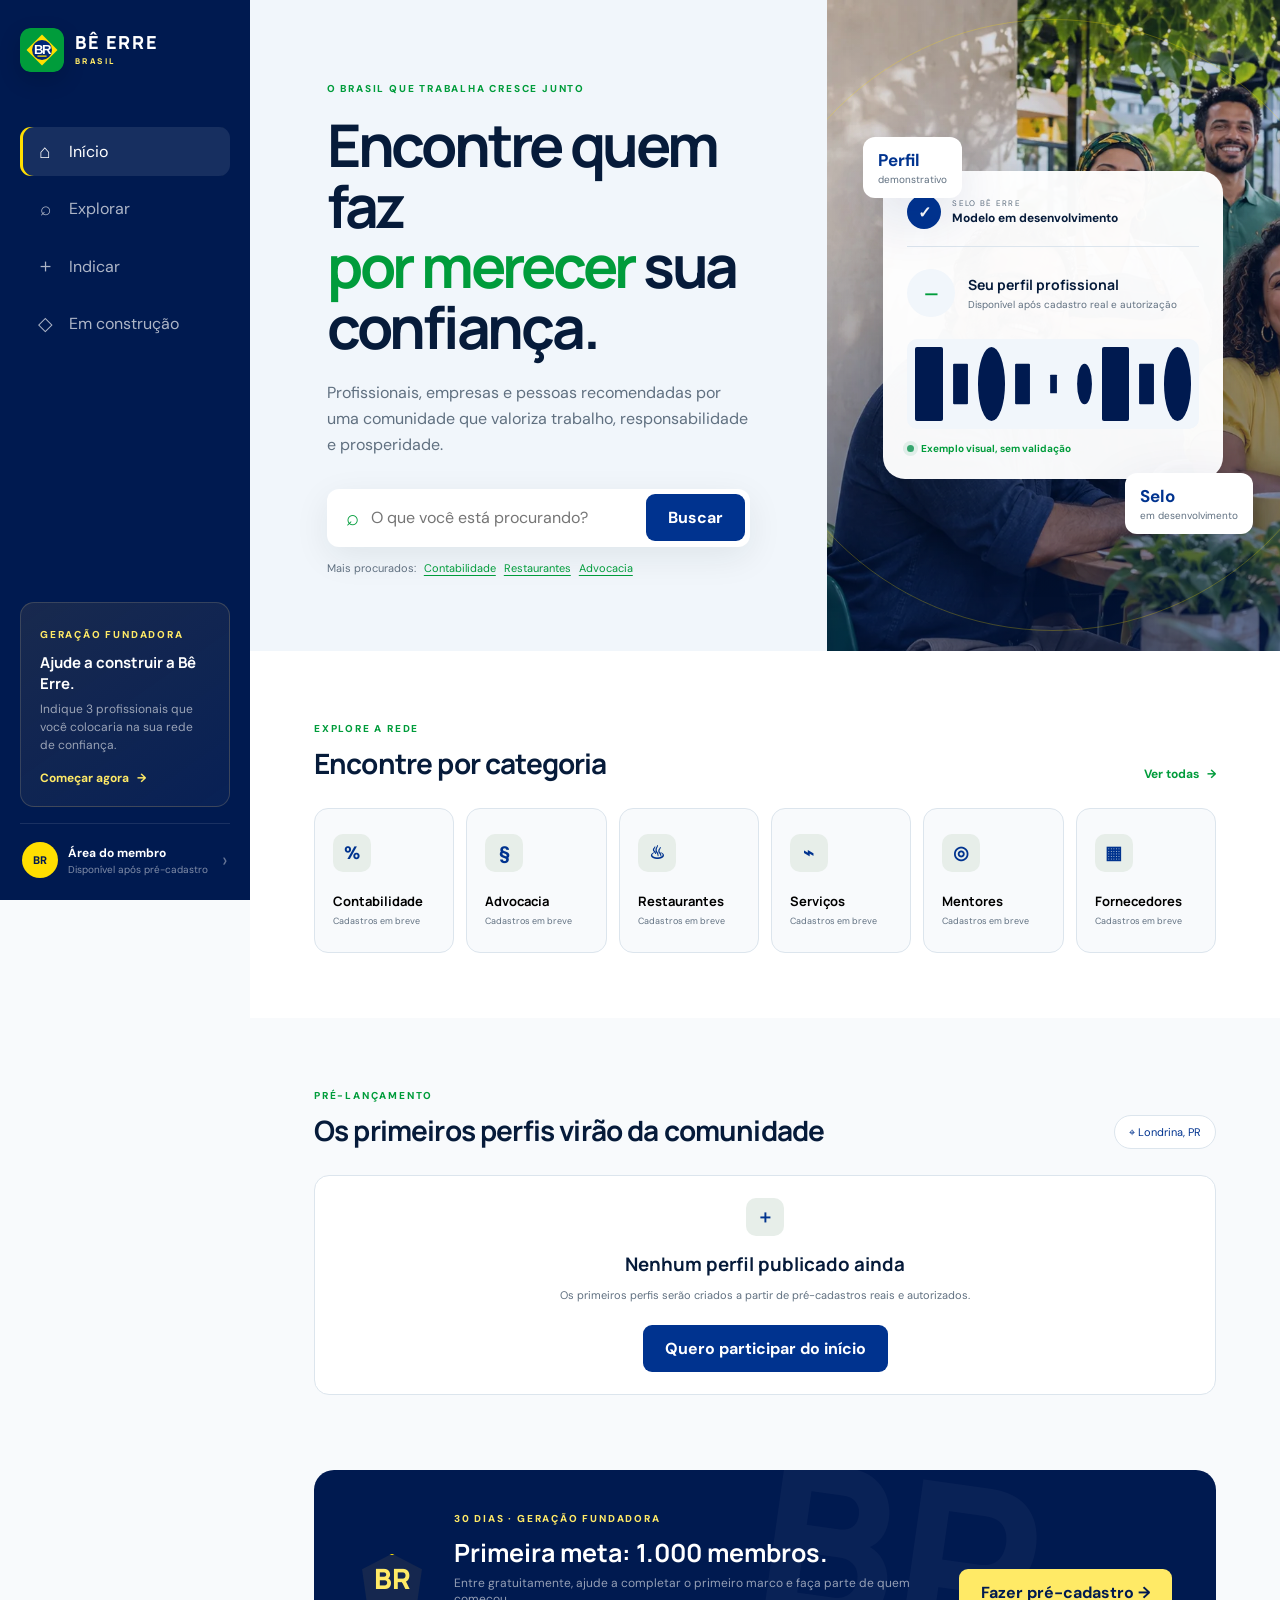
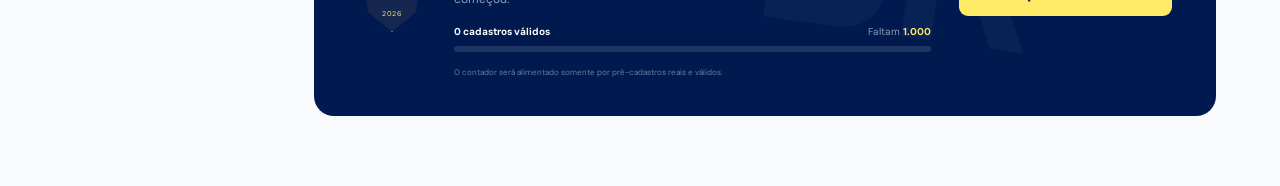
<file: index.html>
<!doctype html>
<html lang="pt-BR">
<head>
  <meta charset="UTF-8" />
  <meta name="viewport" content="width=device-width, initial-scale=1.0" />
  <meta name="theme-color" content="#002776" />
  <meta name="description" content="Bê Erre Brasil — encontre, indique e fortaleça profissionais e negócios brasileiros de confiança." />
  <meta property="og:title" content="Bê Erre Brasil — confiança que conecta" />
  <meta property="og:description" content="Uma rede brasileira de pessoas, profissionais e negócios recomendados pela comunidade." />
  <meta property="og:image" content="assets/social/instagram-perfil.png" />
  <link rel="icon" href="brand-kit/assets/icone-elo-brasil.svg" type="image/svg+xml" />
  <title>Bê Erre Brasil — Rede de confiança</title>
  <link rel="preconnect" href="https://fonts.googleapis.com">
  <link rel="preconnect" href="https://fonts.gstatic.com" crossorigin>
  <link href="https://fonts.googleapis.com/css2?family=DM+Sans:wght@400;500;600;700&family=Manrope:wght@600;700;800&display=swap" rel="stylesheet">
  <link rel="stylesheet" href="styles.css" />
</head>
<body>
  <div class="app-shell">
    <aside class="sidebar">
      <a class="brand" href="#" data-nav="inicio" aria-label="Bê Erre Brasil — início">
        <img class="brand-mark" src="brand-kit/assets/icone-elo-brasil.svg" alt="" aria-hidden="true" />
        <span class="brand-name">BÊ ERRE<small>BRASIL</small></span>
      </a>

      <nav class="side-nav" aria-label="Navegação principal">
        <button class="nav-item active" data-nav="inicio"><span class="icon">⌂</span>Início</button>
        <button class="nav-item" data-nav="explorar"><span class="icon">⌕</span>Explorar</button>
        <button class="nav-item" data-nav="indicar"><span class="icon">＋</span>Indicar</button>
        <button class="nav-item" data-nav="futuro"><span class="icon">◇</span>Em construção</button>
      </nav>

      <div class="sidebar-card">
        <span class="eyebrow gold">GERAÇÃO FUNDADORA</span>
        <strong>Ajude a construir a Bê Erre.</strong>
        <p>Indique 3 profissionais que você colocaria na sua rede de confiança.</p>
        <button class="text-button" data-open-preregister>Começar agora <span>→</span></button>
      </div>

      <button class="user-chip" data-nav="perfil">
        <span class="avatar avatar-small">BR</span>
        <span><strong>Área do membro</strong><small>Disponível após pré-cadastro</small></span>
        <span class="chevron">›</span>
      </button>
    </aside>

    <main class="main-content">
      <header class="mobile-header">
        <a class="brand compact" href="#" data-nav="inicio">
          <img class="brand-mark" src="brand-kit/assets/icone-elo-brasil.svg" alt="" aria-hidden="true" />
          <span class="brand-name">BÊ ERRE<small>BRASIL</small></span>
        </a>
        <button class="avatar avatar-small" data-nav="perfil" aria-label="Abrir área do membro">BR</button>
      </header>

      <section class="view active" id="view-inicio">
        <div class="hero">
          <div class="hero-copy">
            <span class="eyebrow">O BRASIL QUE TRABALHA CRESCE JUNTO</span>
            <h1>Encontre quem faz<br><em>por merecer</em> sua confiança.</h1>
            <p>Profissionais, empresas e pessoas recomendadas por uma comunidade que valoriza trabalho, responsabilidade e prosperidade.</p>
            <div class="search-box" role="search">
              <span class="search-icon">⌕</span>
              <input id="home-search" type="search" placeholder="O que você está procurando?" aria-label="Pesquisar profissionais e empresas" />
              <button id="home-search-button">Buscar</button>
            </div>
            <div class="quick-links">
              <span>Mais procurados:</span>
              <button data-query="Contabilidade">Contabilidade</button>
              <button data-query="Restaurantes">Restaurantes</button>
              <button data-query="Advocacia">Advocacia</button>
            </div>
          </div>
          <div class="hero-visual" aria-label="Demonstração do selo Bê Erre">
            <div class="seal-card floating">
              <div class="seal-top">
                <span class="verified-badge">✓</span>
                <span><small>SELO BÊ ERRE</small><strong>Modelo em desenvolvimento</strong></span>
              </div>
              <div class="seal-profile">
                <div class="avatar business">—</div>
                <div><strong>Seu perfil profissional</strong><span>Disponível após cadastro real e autorização</span></div>
              </div>
              <div class="qr-demo" aria-hidden="true">
                <span></span><span></span><span></span><span></span><span></span><span></span><span></span><span></span><span></span>
              </div>
              <div class="seal-status"><span class="status-dot"></span> Exemplo visual, sem validação</div>
            </div>
            <div class="trust-note note-one"><strong>Perfil</strong><span>demonstrativo</span></div>
            <div class="trust-note note-two"><strong>Selo</strong><span>em desenvolvimento</span></div>
          </div>
        </div>

        <div class="section-block categories-section">
          <div class="section-heading">
            <div><span class="eyebrow">EXPLORE A REDE</span><h2>Encontre por categoria</h2></div>
            <button class="link-button" data-nav="explorar">Ver todas <span>→</span></button>
          </div>
          <div class="category-grid">
            <button class="category-card" data-query="Contabilidade"><span class="category-icon">%</span><strong>Contabilidade</strong><small>Cadastros em breve</small></button>
            <button class="category-card" data-query="Advocacia"><span class="category-icon">§</span><strong>Advocacia</strong><small>Cadastros em breve</small></button>
            <button class="category-card" data-query="Restaurantes"><span class="category-icon">♨</span><strong>Restaurantes</strong><small>Cadastros em breve</small></button>
            <button class="category-card" data-query="Serviços"><span class="category-icon">⌁</span><strong>Serviços</strong><small>Cadastros em breve</small></button>
            <button class="category-card" data-query="Mentoria"><span class="category-icon">◎</span><strong>Mentores</strong><small>Cadastros em breve</small></button>
            <button class="category-card" data-query="Fornecedores"><span class="category-icon">▦</span><strong>Fornecedores</strong><small>Cadastros em breve</small></button>
          </div>
        </div>

        <div class="section-block">
          <div class="section-heading">
            <div><span class="eyebrow">PRÉ-LANÇAMENTO</span><h2>Os primeiros perfis virão da comunidade</h2></div>
            <button class="location-pill">⌖ Londrina, PR</button>
          </div>
          <div class="profile-row" id="featured-profiles"></div>
        </div>

        <div class="founder-banner">
          <div class="founder-emblem"><span>BR</span><small>2026</small></div>
          <div class="founder-copy"><span class="eyebrow gold">30 DIAS · GERAÇÃO FUNDADORA</span><h2>Primeira meta: 1.000 membros.</h2><p>Entre gratuitamente, ajude a completar o primeiro marco e faça parte de quem começou.</p><div class="milestone-progress"><div><strong><span id="member-count">0</span> cadastros válidos</strong><span>Faltam <b id="members-left">1.000</b></span></div><div class="milestone-track"><span id="member-progress" style="width:0%"></span></div><small>O contador será alimentado somente por pré-cadastros reais e válidos.</small></div></div>
          <button class="primary light" data-open-preregister>Fazer pré-cadastro <span>→</span></button>
        </div>
      </section>

      <section class="view" id="view-explorar">
        <div class="page-head">
          <div><span class="eyebrow">REDE BÊ ERRE</span><h1>Explore profissionais<br>e empresas.</h1></div>
          <p>Dados demonstrativos para visualização do protótipo.</p>
        </div>
        <div class="explore-toolbar">
          <label class="wide-search"><span>⌕</span><input id="explore-search" type="search" placeholder="Nome, categoria ou serviço" /></label>
          <select id="city-filter" aria-label="Filtrar cidade"><option value="">Todas as cidades</option><option>Londrina</option><option>Maringá</option><option>Curitiba</option><option>Nacional</option></select>
          <select id="mode-filter" aria-label="Filtrar atendimento"><option value="">Todo atendimento</option><option>Presencial</option><option>Online</option><option>Domiciliar</option><option>Entrega</option></select>
        </div>
        <div class="results-summary"><strong id="result-count">Nenhum perfil publicado</strong><span>Somente cadastros reais e autorizados aparecerão aqui</span></div>
        <div class="results-grid" id="results-grid"></div>
      </section>

      <section class="view" id="view-indicar">
        <div class="split-layout">
          <div class="referral-intro">
            <span class="eyebrow">CONSTRUA SUA COMUNIDADE</span>
            <h1>Quem você colocaria na sua <em>rede de confiança?</em></h1>
            <p>Indique profissionais e empresas que merecem ser encontrados. Se ainda não estiverem na Bê Erre, enviaremos um convite em seu nome.</p>
            <div class="progress-card">
              <div class="progress-copy"><strong>Sua meta fundadora</strong><span><b id="referral-count">0</b> de 3 indicações</span></div>
              <div class="progress-track"><span id="referral-progress" style="width:0%"></span></div>
            </div>
          </div>
          <form class="referral-form" id="referral-form">
            <span class="form-step">INDICAÇÃO 02</span>
            <h2>Indique alguém de confiança</h2>
            <p>A empresa só será publicada depois de aceitar o convite.</p>
            <label>Nome da pessoa ou empresa<input required name="name" placeholder="Nome da sua indicação" /></label>
            <label>Categoria<select required name="category"><option value="">Selecione uma categoria</option><option>Contabilidade</option><option>Advocacia</option><option>Restaurante</option><option>Prestador de serviço</option><option>Fornecedor</option><option>Influenciador</option><option>Mentor ou palestrante</option><option>Outro</option></select></label>
            <label>Cidade<input required name="city" placeholder="Cidade, UF" /></label>
            <label>WhatsApp ou Instagram <small>opcional</small><input name="contact" placeholder="Como podemos convidar?" /></label>
            <button class="primary full" type="submit">Enviar indicação <span>→</span></button>
            <small class="privacy-note">Ao enviar, você confirma que conhece ou teve uma boa experiência com a indicação.</small>
          </form>
        </div>
      </section>

      <section class="view" id="view-futuro">
        <div class="page-head roadmap-head">
          <div><span class="eyebrow">O QUE ESTAMOS CONSTRUINDO</span><h1>A Bê Erre cresce<br>com seus membros.</h1></div>
          <p>Vote no que geraria mais valor para você. Nenhuma data abaixo representa uma promessa de lançamento.</p>
        </div>
        <div class="roadmap-grid" id="roadmap-grid"></div>
      </section>

      <section class="view" id="view-perfil">
        <div class="member-profile">
          <div class="member-cover">
            <button class="ghost-back" data-nav="inicio">← Voltar</button>
            <div class="member-identity"><span class="avatar avatar-large">BR</span><div><span class="eyebrow gold">ÁREA DO MEMBRO</span><h1>Seu espaço na comunidade</h1><p>Disponível depois que o pré-cadastro real estiver funcionando.</p></div></div>
          </div>
          <div class="member-body">
            <div class="member-main">
              <div class="panel"><div class="panel-head"><h2>Perfil ainda não criado</h2><span class="status-badge">Pré-lançamento</span></div><p class="muted">Após o pré-cadastro, cada pessoa poderá completar seus dados gradualmente. Profissionais, empresas e fornecedores só serão publicados com autorização.</p></div>
              <div class="panel"><div class="panel-head"><h2>Minha Caderneta</h2></div><p class="muted">Esta área começará vazia e será preenchida apenas quando o membro salvar perfis reais.</p></div>
            </div>
            <aside class="member-side"><div class="digital-seal"><span class="eyebrow gold">SELO BÊ ERRE</span><div class="founder-emblem large"><span>BR</span><small>2026</small></div><h3>Ainda não emitido</h3><p>O selo será criado somente após definição e cumprimento dos critérios.</p><div class="seal-code">AGUARDANDO VALIDAÇÃO</div><button class="primary full" id="verify-my-seal">Entender a validação</button></div></aside>
          </div>
        </div>
      </section>
    </main>

    <nav class="bottom-nav" aria-label="Navegação móvel">
      <button class="active" data-nav="inicio"><span>⌂</span>Início</button>
      <button data-nav="explorar"><span>⌕</span>Explorar</button>
      <button class="add-button" data-nav="indicar"><span>＋</span>Indicar</button>
      <button data-nav="futuro"><span>◇</span>Futuro</button>
      <button data-nav="perfil"><span>○</span>Perfil</button>
    </nav>
  </div>

  <dialog id="profile-modal" class="modal">
    <button class="modal-close" data-close aria-label="Fechar">×</button>
    <div id="modal-content"></div>
  </dialog>

  <dialog id="message-modal" class="modal message-modal">
    <button class="modal-close" data-close aria-label="Fechar">×</button>
    <div class="success-icon">✓</div>
    <h2 id="message-title">Tudo certo!</h2>
    <p id="message-copy"></p>
    <button class="primary full" data-close>Continuar</button>
  </dialog>

  <dialog id="preregister-modal" class="modal preregister-modal">
    <button class="modal-close" data-close aria-label="Fechar">×</button>
    <div class="preregister-head">
      <span class="eyebrow gold">GERAÇÃO FUNDADORA · 30 DIAS</span>
      <h2>Faça seu pré-cadastro gratuito</h2>
      <p>Leva menos de dois minutos. Seus dados ficam privados e nenhum perfil será publicado sem sua autorização posterior.</p>
    </div>
    <form id="preregister-form" class="preregister-form">
      <div class="form-grid">
        <label class="span-2">Seu nome
          <input required name="full_name" maxlength="120" autocomplete="name" placeholder="Como podemos chamar você?" />
        </label>
        <label>Cidade
          <input required name="city" maxlength="80" autocomplete="address-level2" placeholder="Sua cidade" />
        </label>
        <label>Estado
          <select required name="state" autocomplete="address-level1">
            <option value="">Selecione</option>
            <option>AC</option><option>AL</option><option>AP</option><option>AM</option><option>BA</option><option>CE</option><option>DF</option><option>ES</option><option>GO</option><option>MA</option><option>MT</option><option>MS</option><option>MG</option><option>PA</option><option>PB</option><option>PR</option><option>PE</option><option>PI</option><option>RJ</option><option>RN</option><option>RS</option><option>RO</option><option>RR</option><option>SC</option><option>SP</option><option>SE</option><option>TO</option>
          </select>
        </label>
        <label>Melhor contato
          <select required name="contact_type"><option value="whatsapp">WhatsApp</option><option value="email">E-mail</option></select>
        </label>
        <label>WhatsApp ou e-mail
          <input required name="contact_value" maxlength="160" autocomplete="email" placeholder="Seu contato" />
        </label>
        <label class="span-2">Como você quer participar?
          <select required name="participation_type">
            <option value="">Selecione</option>
            <option value="member">Quero buscar, contratar e indicar</option>
            <option value="professional">Sou profissional ou prestador de serviço</option>
            <option value="company">Represento uma empresa ou estabelecimento</option>
            <option value="supplier">Sou fornecedor</option>
            <option value="personal_brand">Sou influenciador, palestrante, mentor ou escritor</option>
          </select>
        </label>
        <label class="span-2">Categoria de atuação <small>opcional</small>
          <input name="category" maxlength="100" placeholder="Ex.: contabilidade, restaurante, manutenção" />
        </label>
      </div>
      <label class="check-row"><input type="checkbox" name="support_interest" /> <span>Quero conhecer futuramente as formas de apoiar o projeto.</span></label>
      <label class="check-row"><input required type="checkbox" name="contact_consent" /> <span>Autorizo contato sobre meu pré-cadastro e a abertura da comunidade.</span></label>
      <label class="check-row"><input required type="checkbox" name="privacy_consent" /> <span>Li e concordo com o uso dos dados somente para o pré-cadastro, contato e organização da Bê Erre Brasil.</span></label>
      <label class="honeypot" aria-hidden="true">Não preencha<input name="website" tabindex="-1" autocomplete="off" /></label>
      <button class="primary full" id="preregister-submit" type="submit">Concluir pré-cadastro <span>→</span></button>
      <small class="privacy-note">Não pedimos documentos, opinião política, endereço completo ou dados financeiros nesta etapa.</small>
    </form>
  </dialog>

  <script src="app.js"></script>
</body>
</html>
</file>
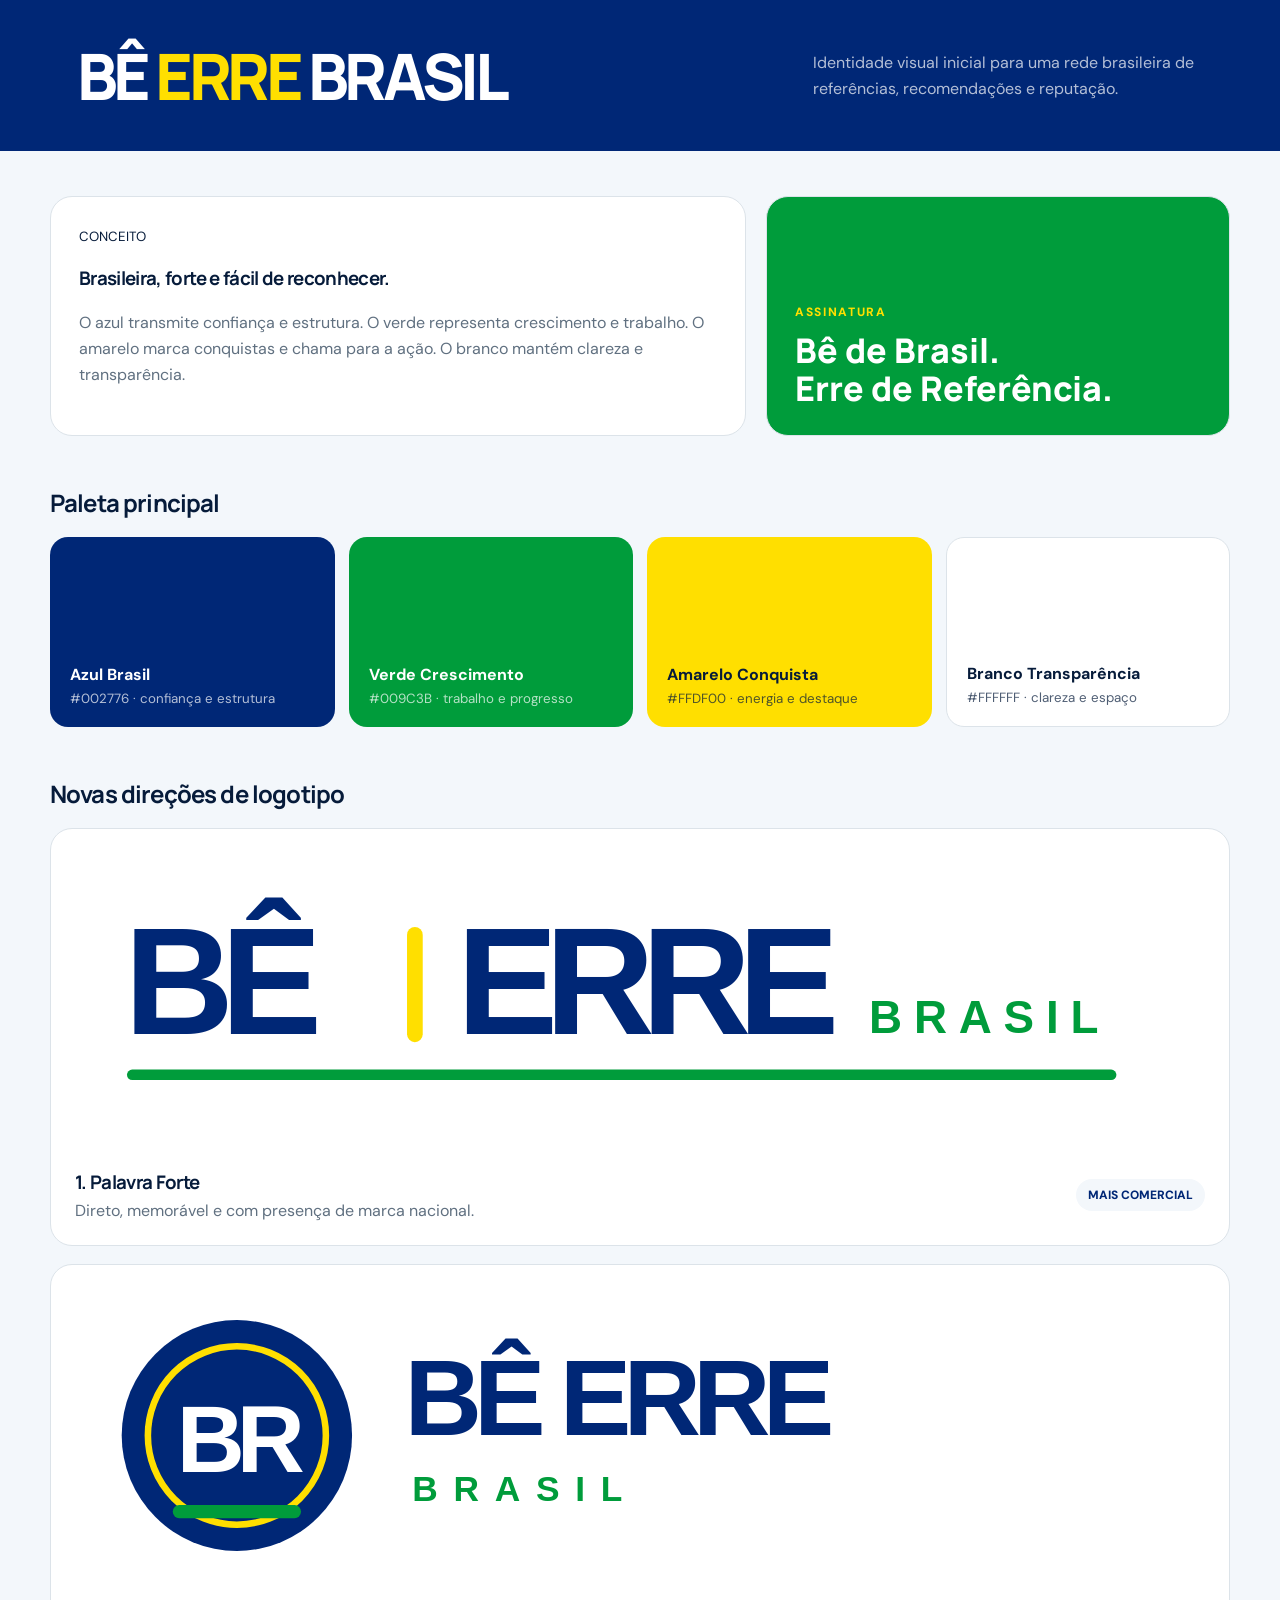
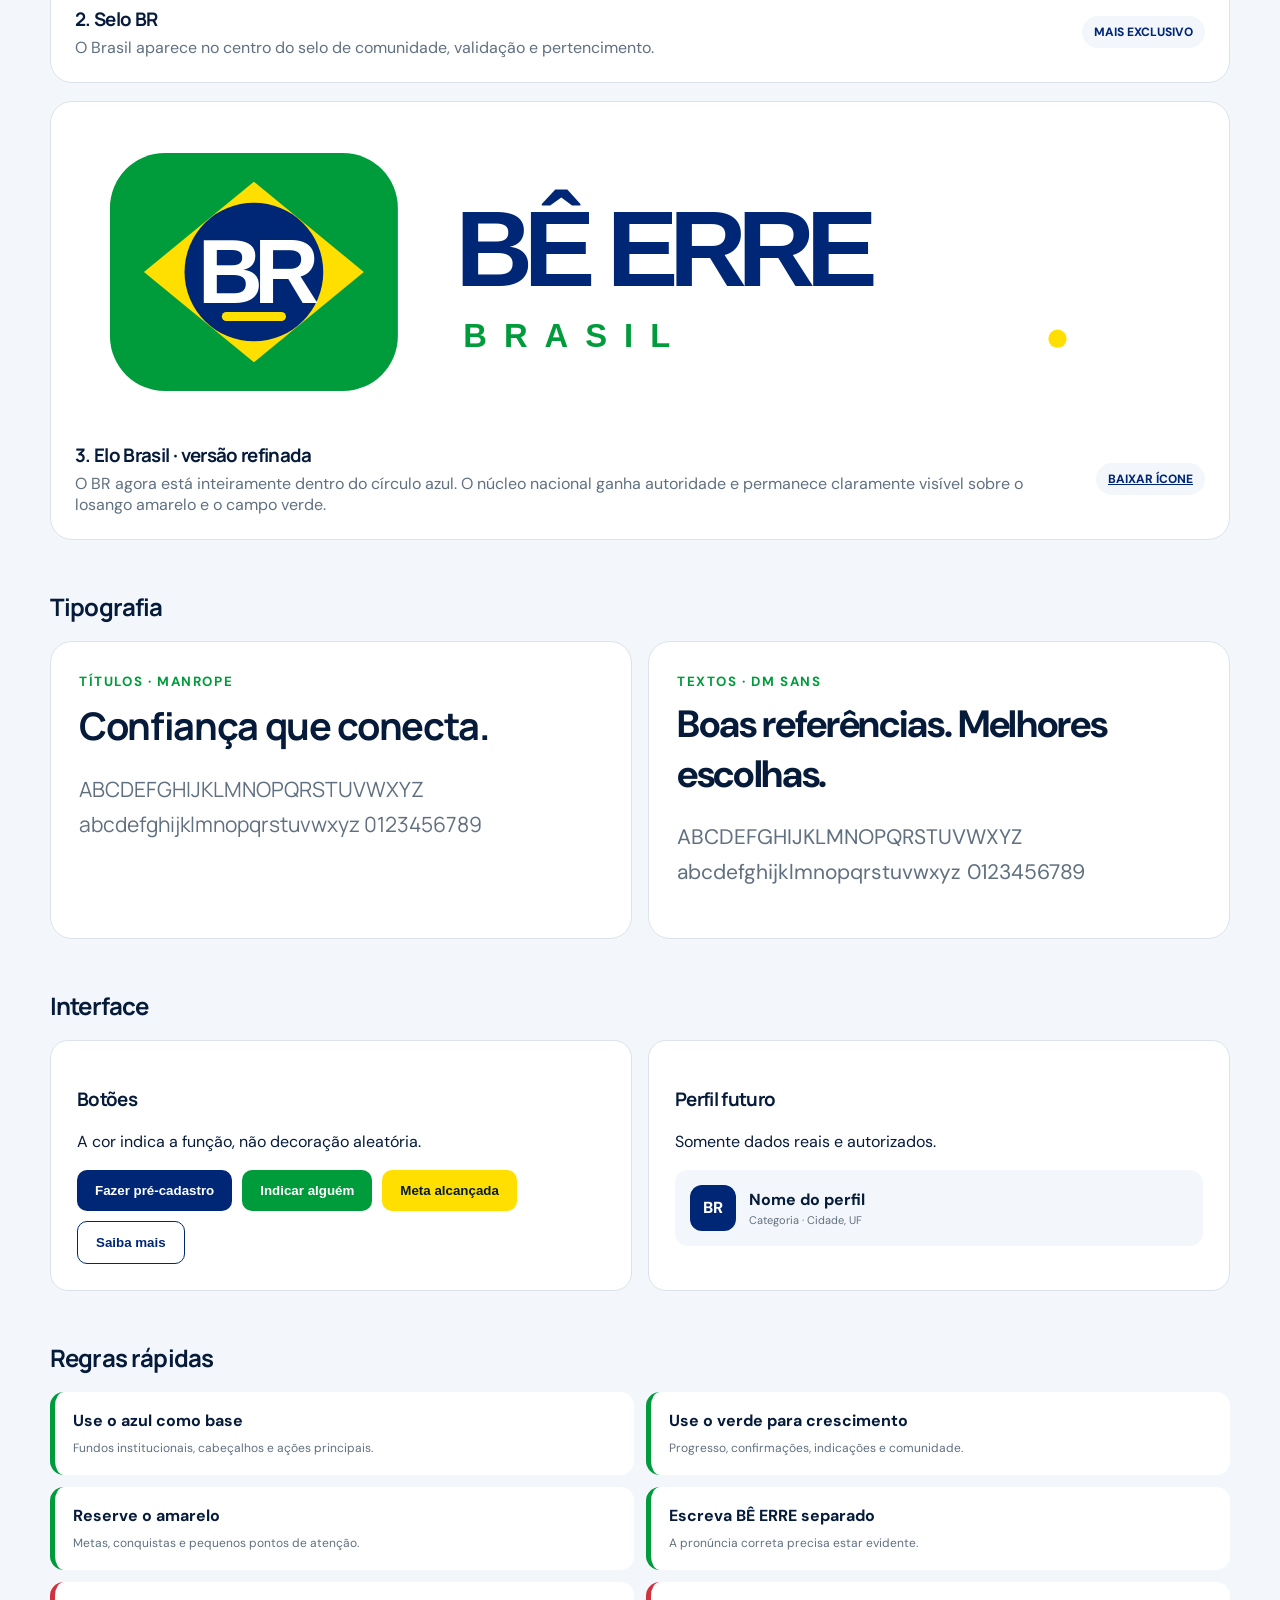
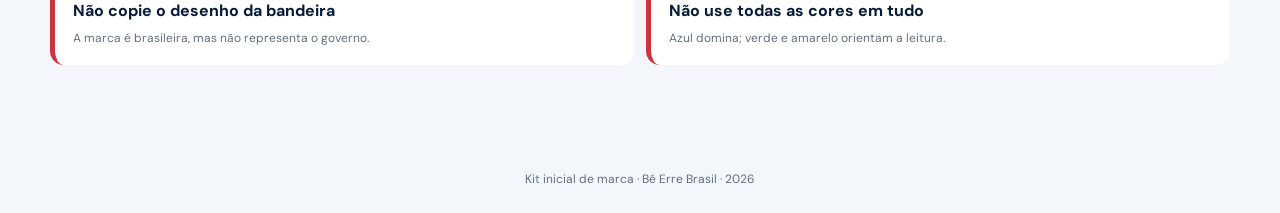
<file: brand-kit/index.html>
<!doctype html>
<html lang="pt-BR">
<head>
  <meta charset="utf-8">
  <meta name="viewport" content="width=device-width,initial-scale=1">
  <title>Kit de marca — Bê Erre Brasil</title>
  <link rel="preconnect" href="https://fonts.googleapis.com">
  <link rel="preconnect" href="https://fonts.gstatic.com" crossorigin>
  <link href="https://fonts.googleapis.com/css2?family=DM+Sans:wght@400;500;600;700&family=Manrope:wght@600;700;800&display=swap" rel="stylesheet">
  <style>
    :root{--blue:#002776;--green:#009c3b;--yellow:#ffdf00;--navy:#061b3a;--white:#fff;--ice:#f3f7fb;--mist:#e8f5ed;--sun:#fff7c7;--gray:#607080;--line:#dce3e9}*{box-sizing:border-box}body{margin:0;background:var(--ice);color:var(--navy);font-family:"DM Sans",sans-serif}h1,h2,h3{font-family:Manrope,sans-serif;letter-spacing:-.035em}.top{padding:34px clamp(22px,6vw,82px);background:var(--blue);color:white;display:flex;align-items:center;justify-content:space-between;gap:30px}.wordmark{font:800 clamp(34px,5vw,66px)/1 Manrope;letter-spacing:-.07em}.wordmark span{color:var(--yellow)}.top p{max-width:390px;color:rgba(255,255,255,.7);line-height:1.6}.wrap{width:min(1180px,calc(100% - 36px));margin:45px auto 80px}.intro{display:grid;grid-template-columns:1.2fr .8fr;gap:20px;margin-bottom:24px}.card{background:white;border:1px solid var(--line);border-radius:22px;padding:28px}.card h2{margin:0 0 12px;font-size:26px}.card p{color:var(--gray);line-height:1.65}.statement{background:var(--green);color:white;display:flex;flex-direction:column;justify-content:flex-end;min-height:240px}.statement span{color:var(--yellow);font-size:12px;font-weight:800;letter-spacing:.14em}.statement strong{font:800 34px/1.1 Manrope;margin-top:12px}.palette{display:grid;grid-template-columns:repeat(4,1fr);gap:14px}.swatch{min-height:190px;border-radius:18px;padding:20px;display:flex;flex-direction:column;justify-content:flex-end}.swatch strong,.swatch small{display:block}.swatch small{margin-top:5px;opacity:.7}.blue{background:var(--blue);color:white}.green{background:var(--green);color:white}.yellow{background:var(--yellow);color:var(--navy)}.white{background:white;color:var(--navy);border:1px solid var(--line)}.section-title{margin:50px 0 18px}.options{display:grid;gap:18px}.option{background:white;border:1px solid var(--line);border-radius:22px;overflow:hidden}.option img{display:block;width:100%;height:auto}.option-copy{padding:0 24px 24px;display:flex;align-items:center;justify-content:space-between;gap:16px}.option-copy h3{margin:0 0 5px}.option-copy p{margin:0;color:var(--gray)}.tag{white-space:nowrap;background:var(--ice);padding:8px 12px;border-radius:99px;color:var(--blue);font-weight:800;font-size:12px}.type-grid,.ui-grid{display:grid;grid-template-columns:1fr 1fr;gap:16px}.type-sample h3{font-size:38px;margin:8px 0}.type-sample small{font-weight:700;color:var(--green);letter-spacing:.12em}.alphabet{font-size:21px;line-height:1.6;word-break:break-all}.ui-card{border-radius:18px;padding:26px;background:white;border:1px solid var(--line)}.buttons{display:flex;gap:10px;flex-wrap:wrap;margin-top:18px}.button{border:0;border-radius:10px;padding:13px 18px;font-weight:800}.primary{background:var(--blue);color:white}.growth{background:var(--green);color:white}.accent{background:var(--yellow);color:var(--navy)}.outline{border:1px solid var(--blue);background:white;color:var(--blue)}.mini-profile{display:flex;align-items:center;gap:13px;padding:15px;border-radius:13px;background:var(--ice);margin-top:18px}.avatar{width:46px;height:46px;border-radius:12px;background:var(--blue);color:white;display:grid;place-items:center;font-weight:800}.mini-profile span{display:block;color:var(--gray);font-size:11px;margin-top:3px}.rules{display:grid;grid-template-columns:1fr 1fr;gap:12px}.rule{padding:18px;border-radius:14px;background:white;border-left:5px solid var(--green)}.rule.no{border-color:#cf3340}.rule strong{display:block;margin-bottom:5px}.rule span{font-size:12px;color:var(--gray)}.footer{padding:26px;text-align:center;color:var(--gray);font-size:12px}@media(max-width:760px){.top{display:block}.intro,.type-grid,.ui-grid,.rules{grid-template-columns:1fr}.palette{grid-template-columns:1fr 1fr}.swatch{min-height:140px}.statement{min-height:210px}.option-copy{align-items:flex-start;flex-direction:column}}
  </style>
</head>
<body>
  <header class="top">
    <div class="wordmark">BÊ <span>ERRE</span> BRASIL</div>
    <p>Identidade visual inicial para uma rede brasileira de referências, recomendações e reputação.</p>
  </header>
  <main class="wrap">
    <section class="intro">
      <article class="card"><small>CONCEITO</small><h1>Brasileira, forte e fácil de reconhecer.</h1><p>O azul transmite confiança e estrutura. O verde representa crescimento e trabalho. O amarelo marca conquistas e chama para a ação. O branco mantém clareza e transparência.</p></article>
      <article class="card statement"><span>ASSINATURA</span><strong>Bê de Brasil.<br>Erre de Referência.</strong></article>
    </section>

    <h2 class="section-title">Paleta principal</h2>
    <section class="palette">
      <article class="swatch blue"><strong>Azul Brasil</strong><small>#002776 · confiança e estrutura</small></article>
      <article class="swatch green"><strong>Verde Crescimento</strong><small>#009C3B · trabalho e progresso</small></article>
      <article class="swatch yellow"><strong>Amarelo Conquista</strong><small>#FFDF00 · energia e destaque</small></article>
      <article class="swatch white"><strong>Branco Transparência</strong><small>#FFFFFF · clareza e espaço</small></article>
    </section>

    <h2 class="section-title">Novas direções de logotipo</h2>
    <section class="options">
      <article class="option"><img src="assets/conceito-1-palavra.svg" alt="Conceito 1 Palavra Forte"><div class="option-copy"><div><h3>1. Palavra Forte</h3><p>Direto, memorável e com presença de marca nacional.</p></div><span class="tag">MAIS COMERCIAL</span></div></article>
      <article class="option"><img src="assets/conceito-2-selo.svg" alt="Conceito 2 Selo BR"><div class="option-copy"><div><h3>2. Selo BR</h3><p>O Brasil aparece no centro do selo de comunidade, validação e pertencimento.</p></div><span class="tag">MAIS EXCLUSIVO</span></div></article>
      <article class="option"><img src="assets/conceito-3-elo.svg" alt="Conceito 3 Elo Brasil"><div class="option-copy"><div><h3>3. Elo Brasil · versão refinada</h3><p>O BR agora está inteiramente dentro do círculo azul. O núcleo nacional ganha autoridade e permanece claramente visível sobre o losango amarelo e o campo verde.</p></div><a class="tag" href="assets/icone-elo-brasil.svg" download>BAIXAR ÍCONE</a></div></article>
    </section>

    <h2 class="section-title">Tipografia</h2>
    <section class="type-grid">
      <article class="card type-sample"><small>TÍTULOS · MANROPE</small><h3>Confiança que conecta.</h3><p class="alphabet" style="font-family:Manrope">ABCDEFGHIJKLMNOPQRSTUVWXYZ<br>abcdefghijklmnopqrstuvwxyz 0123456789</p></article>
      <article class="card type-sample"><small>TEXTOS · DM SANS</small><h3 style="font-family:'DM Sans'">Boas referências. Melhores escolhas.</h3><p class="alphabet">ABCDEFGHIJKLMNOPQRSTUVWXYZ<br>abcdefghijklmnopqrstuvwxyz 0123456789</p></article>
    </section>

    <h2 class="section-title">Interface</h2>
    <section class="ui-grid">
      <article class="ui-card"><h3>Botões</h3><p>A cor indica a função, não decoração aleatória.</p><div class="buttons"><button class="button primary">Fazer pré-cadastro</button><button class="button growth">Indicar alguém</button><button class="button accent">Meta alcançada</button><button class="button outline">Saiba mais</button></div></article>
      <article class="ui-card"><h3>Perfil futuro</h3><p>Somente dados reais e autorizados.</p><div class="mini-profile"><div class="avatar">BR</div><div><strong>Nome do perfil</strong><span>Categoria · Cidade, UF</span></div></div></article>
    </section>

    <h2 class="section-title">Regras rápidas</h2>
    <section class="rules">
      <article class="rule"><strong>Use o azul como base</strong><span>Fundos institucionais, cabeçalhos e ações principais.</span></article>
      <article class="rule"><strong>Use o verde para crescimento</strong><span>Progresso, confirmações, indicações e comunidade.</span></article>
      <article class="rule"><strong>Reserve o amarelo</strong><span>Metas, conquistas e pequenos pontos de atenção.</span></article>
      <article class="rule"><strong>Escreva BÊ ERRE separado</strong><span>A pronúncia correta precisa estar evidente.</span></article>
      <article class="rule no"><strong>Não copie o desenho da bandeira</strong><span>A marca é brasileira, mas não representa o governo.</span></article>
      <article class="rule no"><strong>Não use todas as cores em tudo</strong><span>Azul domina; verde e amarelo orientam a leitura.</span></article>
    </section>
  </main>
  <footer class="footer">Kit inicial de marca · Bê Erre Brasil · 2026</footer>
</body>
</html>
</file>
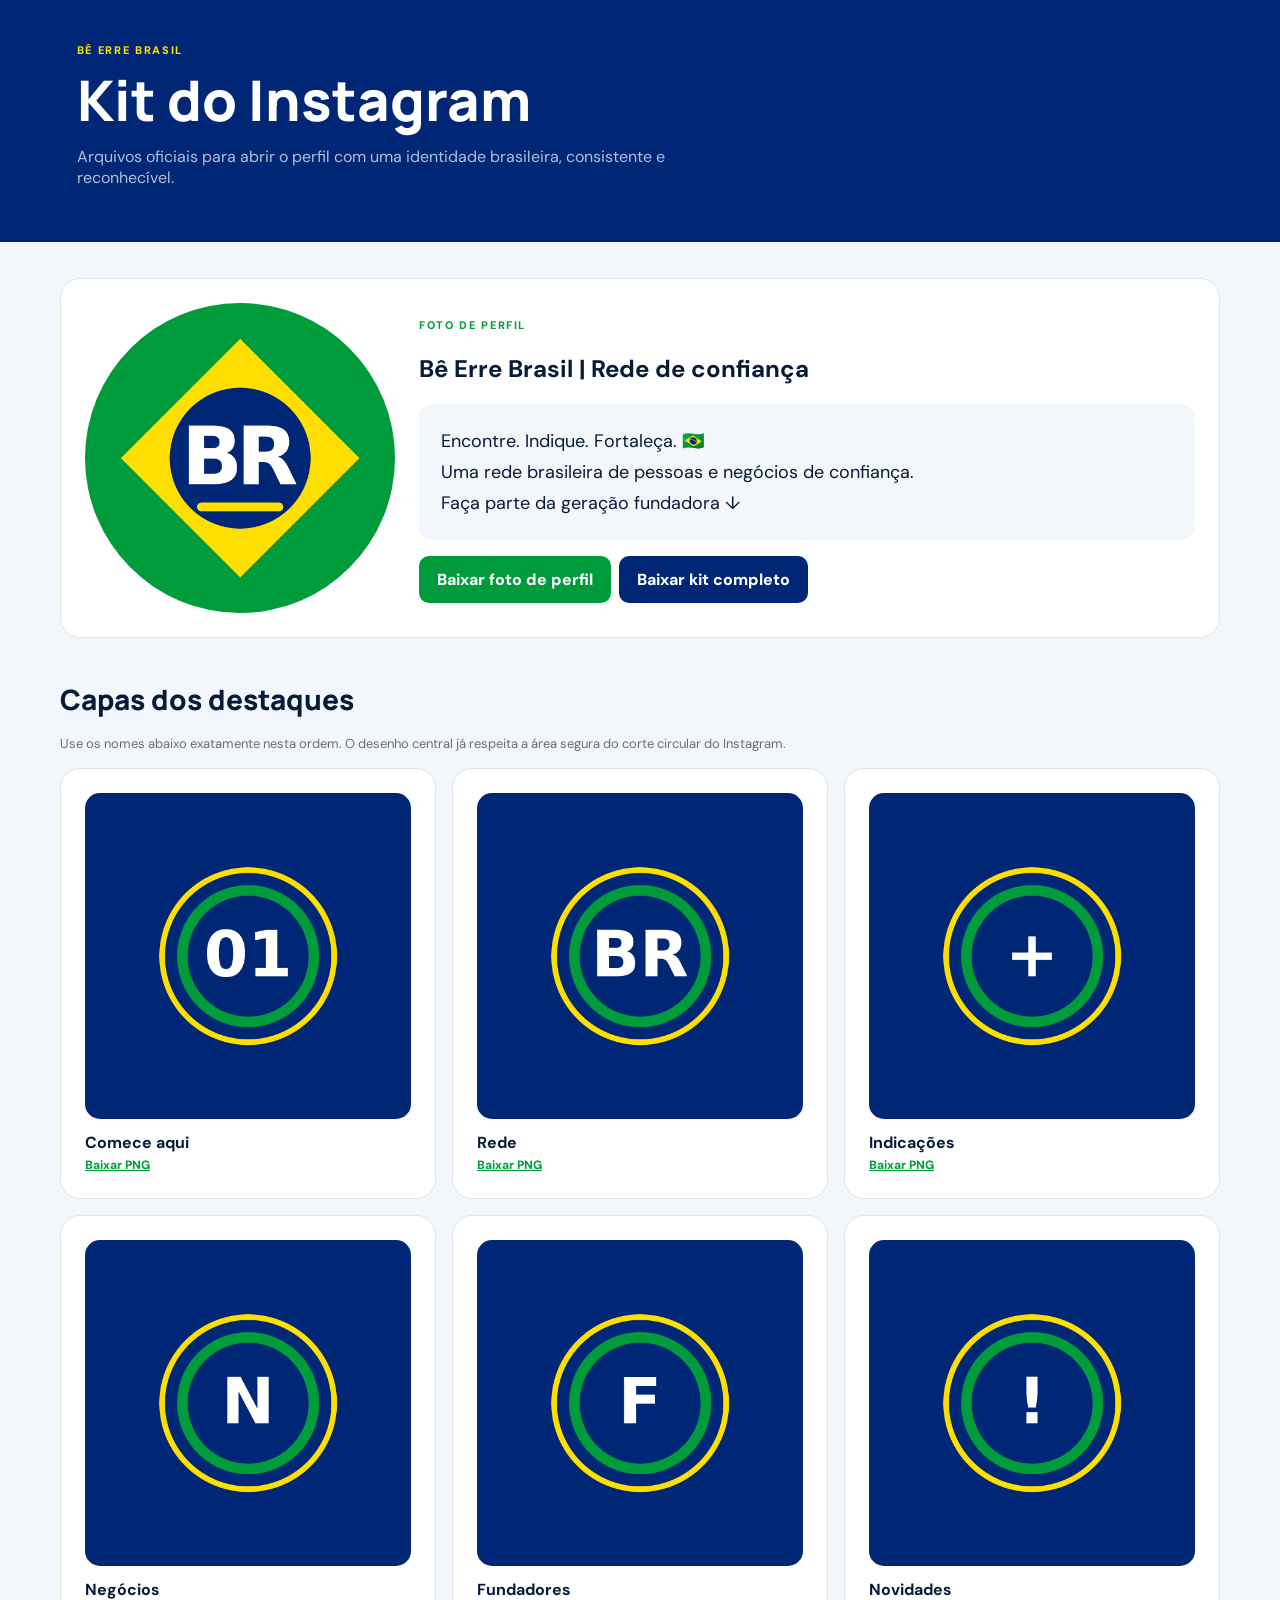
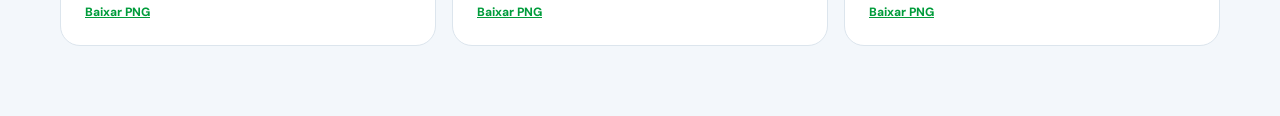
<file: instagram/index.html>
<!doctype html>
<html lang="pt-BR">
<head>
  <meta charset="utf-8">
  <meta name="viewport" content="width=device-width,initial-scale=1">
  <title>Kit do Instagram — Bê Erre Brasil</title>
  <link rel="preconnect" href="https://fonts.googleapis.com">
  <link rel="preconnect" href="https://fonts.gstatic.com" crossorigin>
  <link href="https://fonts.googleapis.com/css2?family=DM+Sans:wght@400;600;700&family=Manrope:wght@700;800&display=swap" rel="stylesheet">
  <style>
    :root{--blue:#002776;--green:#009c3b;--yellow:#ffdf00;--ice:#f3f7fb;--ink:#061b3a;--muted:#607080;--line:#dce5ed}*{box-sizing:border-box}body{margin:0;background:var(--ice);color:var(--ink);font-family:"DM Sans",sans-serif}.top{background:var(--blue);color:white;padding:38px clamp(20px,6vw,80px)}.top h1{font:800 clamp(32px,5vw,56px)/1.05 Manrope;margin:12px 0}.top p{color:rgba(255,255,255,.7);max-width:640px}.eyebrow{font-size:11px;font-weight:800;letter-spacing:.15em;color:var(--yellow)}main{width:min(1160px,calc(100% - 32px));margin:36px auto 70px}.card{background:white;border:1px solid var(--line);border-radius:20px;padding:24px}.profile{display:grid;grid-template-columns:310px 1fr;gap:24px;align-items:center}.profile img{width:100%;border-radius:50%}.bio{padding:22px;border-radius:14px;background:var(--ice);font-size:18px;line-height:1.7}.button{display:inline-block;text-decoration:none;padding:13px 18px;border-radius:10px;background:var(--green);color:white;font-weight:800;margin-top:16px}.button.blue{background:var(--blue);margin-left:8px}.section-title{font:800 28px Manrope;margin:42px 0 16px}.grid{display:grid;grid-template-columns:repeat(3,1fr);gap:16px}.cover img{display:block;width:100%;border-radius:15px}.cover strong{display:block;margin-top:13px}.cover a{font-size:12px;color:var(--green);font-weight:800}.note{color:var(--muted);font-size:13px;line-height:1.6}@media(max-width:700px){.profile{grid-template-columns:1fr}.profile img{max-width:260px;margin:auto}.grid{grid-template-columns:1fr 1fr}.button.blue{margin-left:0}}
  </style>
</head>
<body>
  <header class="top"><span class="eyebrow">BÊ ERRE BRASIL</span><h1>Kit do Instagram</h1><p>Arquivos oficiais para abrir o perfil com uma identidade brasileira, consistente e reconhecível.</p></header>
  <main>
    <section class="card profile"><img src="../assets/social/instagram-perfil.png" alt="Foto de perfil Bê Erre Brasil"><div><span class="eyebrow" style="color:var(--green)">FOTO DE PERFIL</span><h2>Bê Erre Brasil | Rede de confiança</h2><div class="bio">Encontre. Indique. Fortaleça. 🇧🇷<br>Uma rede brasileira de pessoas e negócios de confiança.<br>Faça parte da geração fundadora ↓</div><a class="button" href="../assets/social/instagram-perfil.png" download>Baixar foto de perfil</a><a class="button blue" href="../assets/social/instagram-be-erre-brasil.zip" download>Baixar kit completo</a></div></section>
    <h2 class="section-title">Capas dos destaques</h2>
    <p class="note">Use os nomes abaixo exatamente nesta ordem. O desenho central já respeita a área segura do corte circular do Instagram.</p>
    <section class="grid">
      <article class="card cover"><img src="../assets/social/destaque-comece-aqui.png" alt="Comece aqui"><strong>Comece aqui</strong><a href="../assets/social/destaque-comece-aqui.png" download>Baixar PNG</a></article>
      <article class="card cover"><img src="../assets/social/destaque-rede.png" alt="Rede"><strong>Rede</strong><a href="../assets/social/destaque-rede.png" download>Baixar PNG</a></article>
      <article class="card cover"><img src="../assets/social/destaque-indicacoes.png" alt="Indicações"><strong>Indicações</strong><a href="../assets/social/destaque-indicacoes.png" download>Baixar PNG</a></article>
      <article class="card cover"><img src="../assets/social/destaque-negocios.png" alt="Negócios"><strong>Negócios</strong><a href="../assets/social/destaque-negocios.png" download>Baixar PNG</a></article>
      <article class="card cover"><img src="../assets/social/destaque-fundadores.png" alt="Fundadores"><strong>Fundadores</strong><a href="../assets/social/destaque-fundadores.png" download>Baixar PNG</a></article>
      <article class="card cover"><img src="../assets/social/destaque-novidades.png" alt="Novidades"><strong>Novidades</strong><a href="../assets/social/destaque-novidades.png" download>Baixar PNG</a></article>
    </section>
  </main>
</body>
</html>
</file>
<file: styles.css>
:root {
  --green-950: #001a50;
  --green-900: #002776;
  --green-800: #00338f;
  --green-700: #009c3b;
  --gold: #ffdf00;
  --gold-light: #ffea66;
  --cream: #f1f6fb;
  --paper: #f8fafc;
  --ink: #061b3a;
  --muted: #607080;
  --line: #dce5ed;
  --white: #fff;
  --shadow: 0 20px 60px rgba(0, 39, 118, .12);
  --radius: 18px;
}

* { box-sizing: border-box; }
html { scroll-behavior: smooth; }
body { margin: 0; color: var(--ink); background: var(--paper); font-family: "DM Sans", sans-serif; -webkit-font-smoothing: antialiased; }
button, input, select { font: inherit; }
button { cursor: pointer; }
.app-shell { min-height: 100vh; }
.sidebar { position: fixed; inset: 0 auto 0 0; width: 250px; background: var(--green-950); color: white; padding: 28px 20px 22px; display: flex; flex-direction: column; z-index: 20; }
.brand { display: inline-flex; align-items: center; gap: 11px; color: inherit; text-decoration: none; }
.brand-mark { width: 44px; height: 44px; display:block; border-radius: 11px; box-shadow:0 8px 22px rgba(0,0,0,.16); }
.brand-name { font-family: Manrope, sans-serif; font-size: 18px; font-weight: 800; line-height: .85; letter-spacing: .09em; }
.brand-name small { display: block; color: var(--gold-light); font-size: 8px; letter-spacing: .3em; margin-top: 7px; }
.side-nav { display: grid; gap: 8px; margin-top: 55px; }
.nav-item { display: flex; align-items: center; gap: 13px; border: 0; border-radius: 11px; color: rgba(255,255,255,.68); background: transparent; padding: 12px 14px; text-align: left; transition: .2s; }
.nav-item:hover, .nav-item.active { color: white; background: rgba(255,255,255,.09); }
.nav-item.active { box-shadow: inset 3px 0 var(--gold); }
.icon { font-size: 19px; width: 22px; text-align: center; }
.sidebar-card { margin-top: auto; padding: 19px; border: 1px solid rgba(229,201,133,.2); border-radius: 14px; background: linear-gradient(145deg, rgba(200,155,71,.12), rgba(255,255,255,.03)); }
.sidebar-card strong { font-family: Manrope, sans-serif; display: block; margin: 9px 0 6px; font-size: 15px; }
.sidebar-card p { color: rgba(255,255,255,.58); font-size: 12px; line-height: 1.5; margin: 0 0 12px; }
.text-button, .link-button { color: var(--gold-light); border: 0; background: none; padding: 0; font-weight: 700; font-size: 12px; }
.text-button span, .link-button span { margin-left: 5px; }
.user-chip { margin-top: 16px; border: 0; border-top: 1px solid rgba(255,255,255,.1); padding: 18px 2px 0; color: white; background: transparent; display: flex; align-items: center; gap: 10px; text-align: left; }
.user-chip > span:nth-child(2) { flex: 1; }
.user-chip strong, .user-chip small { display: block; }
.user-chip strong { font-size: 12px; }.user-chip small { color: rgba(255,255,255,.5); font-size: 10px; margin-top: 2px; }
.chevron { color: rgba(255,255,255,.4); font-size: 20px; }
.main-content { margin-left: 250px; min-height: 100vh; }
.mobile-header, .bottom-nav { display: none; }
.view { display: none; animation: fade .35s ease; }
.view.active { display: block; }
@keyframes fade { from { opacity: 0; transform: translateY(4px); } to { opacity: 1; transform: none; } }
.hero { min-height: 550px; background: var(--cream); display: grid; grid-template-columns: 1.12fr .88fr; overflow: hidden; }
.hero-copy { padding: 76px clamp(35px, 6vw, 95px); align-self: center; }
.eyebrow { font-size: 10px; line-height: 1.2; font-weight: 800; letter-spacing: .18em; color: var(--green-700); }
.eyebrow.gold { color: var(--gold-light); }
h1, h2, h3 { font-family: Manrope, sans-serif; margin-top: 0; }
.hero h1 { font-size: clamp(42px, 4.6vw, 70px); line-height: 1.03; letter-spacing: -.055em; margin: 18px 0 22px; max-width: 710px; }
.hero h1 em, .referral-intro h1 em { color: var(--green-700); font-style: normal; }
.hero-copy > p { color: var(--muted); max-width: 630px; line-height: 1.65; font-size: 16px; }
.search-box { height: 58px; max-width: 650px; border-radius: 12px; background: white; box-shadow: 0 10px 35px rgba(9,42,32,.08); display: flex; align-items: center; padding: 5px; margin-top: 30px; }
.search-icon { color: var(--green-700); font-size: 22px; margin: 0 10px 0 14px; }
.search-box input { flex: 1; min-width: 0; border: 0; outline: 0; color: var(--ink); }
.search-box button, .primary { border: 0; border-radius: 9px; color: white; background: var(--green-800); font-weight: 700; padding: 13px 22px; transition: .2s; }
.search-box button:hover, .primary:hover { background: var(--green-700); transform: translateY(-1px); }
.quick-links { margin-top: 14px; display: flex; align-items: center; flex-wrap: wrap; gap: 8px; color: var(--muted); font-size: 11px; }
.quick-links button { border: 0; background: transparent; color: var(--green-700); padding: 0; text-decoration: underline; text-underline-offset: 3px; }
.hero-visual { background:linear-gradient(90deg,rgba(0,39,118,.05),rgba(0,39,118,.24)),url("assets/hero-network.webp") center/cover; position: relative; display: grid; place-items: center; min-height: 550px; overflow: hidden; }
.hero-visual::before { content:""; position:absolute; inset:0; background:linear-gradient(180deg,transparent 35%,rgba(0,26,80,.48)); }
.hero-visual::after { content:""; position: absolute; border: 1px solid rgba(255,223,0,.25); border-radius: 50%; width: 610px; height: 610px; }
.seal-card { width: min(390px, 75%); background: rgba(255,255,255,.97); border-radius: 22px; padding: 24px; box-shadow: 0 35px 80px rgba(0,0,0,.28); position: relative; z-index: 2; }
.floating { animation: floating 4s ease-in-out infinite; }
@keyframes floating { 50% { transform: translateY(-8px) rotate(.3deg); } }
.seal-top { display: flex; align-items: center; gap: 11px; border-bottom: 1px solid var(--line); padding-bottom: 17px; }
.seal-top small, .seal-top strong { display: block; }.seal-top small { font-size: 8px; letter-spacing: .16em; color: var(--muted); }.seal-top strong { font-size: 12px; margin-top: 2px; }
.verified-badge { display: grid; place-items: center; width: 34px; height: 34px; border-radius: 50%; background: var(--green-800); color: white; font-weight: 800; }
.seal-profile { display: flex; align-items: center; gap: 13px; padding: 22px 0; }
.seal-profile strong, .seal-profile span { display: block; }.seal-profile strong { font-family: Manrope, sans-serif; font-size: 14px; }.seal-profile span { color: var(--muted); font-size: 10px; margin-top: 4px; }
.avatar { border: 0; display: grid; place-items: center; border-radius: 50%; background: var(--gold); color: var(--green-950); font-weight: 800; flex: none; }
.avatar-small { width: 36px; height: 36px; font-size: 11px; }.avatar-large { width: 86px; height: 86px; font-size: 22px; }.avatar.business { width: 48px; height: 48px; background: var(--cream); color: var(--green-700); }.avatar.blue { background: #dfe8f0; color: #345066; }.avatar.amber { background: #f1dfb4; color: #6c4e16; }
.qr-demo { width: 100%; height: 90px; display: grid; grid-template-columns: repeat(9, 1fr); gap: 4px; padding: 8px; background: var(--cream); border-radius: 10px; overflow: hidden; }
.qr-demo span { background: var(--green-950); border-radius: 2px; }.qr-demo span:nth-child(2n) { transform: scale(.55); }.qr-demo span:nth-child(3n) { border-radius: 50%; }.qr-demo span:nth-child(5) { transform: scale(.25); }
.seal-status { color: var(--green-700); font-size: 10px; font-weight: 700; padding-top: 13px; display: flex; align-items: center; gap: 7px; }.status-dot { width: 7px; height: 7px; border-radius: 50%; background: #36a66e; box-shadow: 0 0 0 4px rgba(54,166,110,.12); }
.trust-note { position: absolute; z-index: 3; background: white; border-radius: 12px; padding: 12px 15px; box-shadow: var(--shadow); font-size: 10px; }
.trust-note strong, .trust-note span { display: block; }.trust-note strong { font-size: 17px; color: var(--green-800); }.trust-note span { color: var(--muted); margin-top: 2px; }
.note-one { left: 8%; top: 21%; }.note-two { right: 6%; bottom: 18%; }
.mini-avatars { display: flex !important; }.mini-avatars i { width: 23px; height: 23px; margin-right: -6px; border-radius: 50%; display: grid; place-items: center; background: var(--gold-light); border: 2px solid white; font-size: 7px; font-style: normal; color: var(--green-950); }
.section-block { padding: 65px clamp(28px, 5vw, 78px); }.categories-section { background: white; }
.section-heading { display: flex; align-items: end; justify-content: space-between; gap: 20px; margin-bottom: 26px; }
.section-heading h2 { font-size: 28px; letter-spacing: -.03em; margin: 7px 0 0; }
.link-button { color: var(--green-700); font-size: 12px; }
.category-grid { display: grid; grid-template-columns: repeat(6, 1fr); gap: 12px; }
.category-card { text-align: left; border: 1px solid var(--line); border-radius: 14px; background: var(--paper); padding: 18px; min-height: 145px; transition: .2s; }
.category-card:hover { border-color: var(--gold); transform: translateY(-3px); box-shadow: 0 14px 35px rgba(9,42,32,.07); }
.category-icon { display: grid; place-items: center; width: 38px; height: 38px; background: #e7eee9; color: var(--green-800); border-radius: 10px; font-weight: 800; font-size: 18px; margin-bottom: 20px; }
.category-card strong, .category-card small { display: block; }.category-card strong { font-family: Manrope, sans-serif; font-size: 13px; }.category-card small { color: var(--muted); font-size: 9px; margin-top: 5px; }
.location-pill { border: 1px solid var(--line); border-radius: 999px; background: white; padding: 9px 14px; font-size: 11px; color: var(--green-800); }
.profile-row, .results-grid { display: grid; grid-template-columns: repeat(3, 1fr); gap: 16px; }
.profile-row > .empty-profiles, .results-grid > .empty-profiles { grid-column: 1 / -1; }
.empty-profiles { text-align: center; padding: 38px; }.empty-profiles .category-icon { margin: 0 auto 15px; }.empty-profiles h3 { margin-bottom: 7px; }.empty-profiles .primary { margin-top: 12px; }
.profile-card { background: white; border: 1px solid var(--line); border-radius: 16px; overflow: hidden; transition: .2s; }
.profile-card:hover { transform: translateY(-3px); box-shadow: var(--shadow); }
.profile-cover { height: 75px; background: linear-gradient(135deg, var(--green-900), #2c745a); position: relative; }.profile-cover.gold-cover { background: linear-gradient(135deg, #806329, #d3ac59); }.profile-cover.blue-cover { background: linear-gradient(135deg, #263d4c, #60869b); }
.profile-card .avatar { position: absolute; left: 18px; bottom: -25px; width: 52px; height: 52px; border: 4px solid white; }
.profile-card-body { padding: 34px 18px 18px; }.profile-card h3 { font-size: 15px; margin: 0 0 4px; }.profile-card p { font-size: 10px; color: var(--muted); margin: 0; }.profile-tags { display: flex; gap: 6px; flex-wrap: wrap; margin: 13px 0; }.profile-tags span { padding: 5px 8px; border-radius: 999px; background: var(--cream); font-size: 8px; color: var(--green-700); }
.profile-meta { padding-top: 12px; border-top: 1px solid var(--line); display: flex; justify-content: space-between; align-items: center; font-size: 9px; color: var(--muted); }.recommendations { color: var(--green-700); font-weight: 700; }
.profile-card button.open-profile { width: 100%; border: 0; border-top: 1px solid var(--line); background: white; padding: 12px; color: var(--green-700); font-weight: 700; font-size: 10px; }
.founder-banner { margin: 10px clamp(28px, 5vw, 78px) 70px; padding: 36px 44px; background: var(--green-950); color: white; border-radius: 20px; display: grid; grid-template-columns: auto 1fr auto; align-items: center; gap: 28px; overflow: hidden; position: relative; }
.founder-banner::after { content:"BR"; position:absolute; right:19%; top:-70px; font-family:Manrope; font-size:220px; font-weight:800; color:rgba(255,255,255,.035); transform:rotate(8deg); }
.founder-emblem { width: 68px; height: 78px; display: grid; place-items: center; border: 1px solid var(--gold); color: var(--gold-light); clip-path: polygon(50% 0, 94% 20%, 85% 75%, 50% 100%, 15% 75%, 6% 20%); background: rgba(200,155,71,.1); }.founder-emblem span { font-family: Manrope; font-size: 28px; font-weight: 800; grid-area: 1/1; }.founder-emblem small { font-size: 7px; letter-spacing: .1em; align-self: end; margin-bottom: 13px; }
.founder-copy h2 { font-size: 25px; margin: 8px 0 5px; }.founder-copy p { color: rgba(255,255,255,.58); font-size: 12px; margin: 0; }.primary.light { background: var(--gold-light); color: var(--green-950); position: relative; z-index: 2; }
.milestone-progress { max-width: 560px; margin-top: 18px; }.milestone-progress > div:first-child { display: flex; justify-content: space-between; gap: 15px; font-size: 10px; color: rgba(255,255,255,.55); }.milestone-progress > div:first-child strong { color: white; }.milestone-progress > div:first-child b { color: var(--gold-light); }.milestone-track { height: 6px; margin: 8px 0 7px; background: rgba(255,255,255,.12); border-radius: 99px; overflow: hidden; }.milestone-track span { display: block; height: 100%; background: var(--gold-light); border-radius: inherit; }.milestone-progress small { color: rgba(255,255,255,.42); font-size: 8px; }
.page-head { padding: 65px clamp(28px, 5vw, 78px) 36px; display: flex; align-items: end; justify-content: space-between; gap: 30px; background: var(--cream); }.page-head h1 { font-size: clamp(35px,4vw,55px); letter-spacing: -.055em; line-height: 1.05; margin: 13px 0 0; }.page-head > p { max-width: 370px; color: var(--muted); font-size: 12px; line-height: 1.6; }
.explore-toolbar { padding: 28px clamp(28px, 5vw, 78px); display: grid; grid-template-columns: 1fr 190px 190px; gap: 10px; background: white; border-bottom: 1px solid var(--line); }.wide-search { display: flex; align-items: center; gap: 10px; padding: 0 15px; border: 1px solid var(--line); border-radius: 10px; }.wide-search input { width: 100%; border: 0; outline: 0; height: 44px; }.explore-toolbar select { border: 1px solid var(--line); border-radius: 10px; padding: 0 12px; background: white; color: var(--ink); }
.results-summary { padding: 30px clamp(28px, 5vw, 78px) 15px; display: flex; justify-content: space-between; font-size: 11px; color: var(--muted); }.results-summary strong { color: var(--ink); }.results-grid { padding: 0 clamp(28px, 5vw, 78px) 70px; }
.split-layout { min-height: 100vh; display: grid; grid-template-columns: 1fr 1fr; }.referral-intro { padding: 80px clamp(35px,7vw,100px); background: var(--green-950); color: white; }.referral-intro h1 { font-size: clamp(40px,4vw,62px); line-height: 1.04; letter-spacing: -.055em; margin: 18px 0 22px; }.referral-intro h1 em { color: var(--gold-light); }.referral-intro > p { color: rgba(255,255,255,.62); line-height: 1.7; max-width: 570px; }
.progress-card { margin-top: 50px; border: 1px solid rgba(255,255,255,.13); border-radius: 16px; padding: 20px; background: rgba(255,255,255,.05); }.progress-copy { display:flex; justify-content:space-between; font-size:11px; }.progress-copy span { color: rgba(255,255,255,.55); }.progress-copy b { color: var(--gold-light); }.progress-track { height: 5px; border-radius: 999px; background: rgba(255,255,255,.1); margin: 15px 0 20px; overflow:hidden; }.progress-track span { display:block; height:100%; background:var(--gold); border-radius:inherit; transition:.3s; }.indicated-person { display:flex; align-items:center; gap:10px; padding-top:15px; border-top:1px solid rgba(255,255,255,.1); }.indicated-person > span:nth-child(2) { flex:1; }.indicated-person strong, .indicated-person small { display:block; }.indicated-person strong { font-size:11px; }.indicated-person small { color:rgba(255,255,255,.45); font-size:9px; margin-top:3px; }.indicated-person i { color:var(--gold-light); font-style:normal; }
.referral-form { align-self: center; width: min(520px, calc(100% - 70px)); margin: 50px auto; }.form-step { font-size:9px; letter-spacing:.15em; font-weight:800; color:var(--gold); }.referral-form h2 { font-size:30px; margin:10px 0 6px; }.referral-form > p { color:var(--muted); font-size:12px; margin-bottom:30px; }.referral-form label { display:block; font-weight:700; font-size:11px; margin:14px 0; }.referral-form label small { color:var(--muted); font-weight:400; float:right; }.referral-form input,.referral-form select { display:block; width:100%; height:46px; margin-top:7px; border:1px solid var(--line); border-radius:9px; padding:0 12px; outline:0; background:white; }.referral-form input:focus,.referral-form select:focus { border-color:var(--green-700); box-shadow:0 0 0 3px rgba(35,100,77,.08); }.full { width:100%; }.privacy-note { display:block; text-align:center; color:var(--muted); font-size:8px; line-height:1.4; margin-top:10px; }
.roadmap-head { background:var(--green-950); color:white; }.roadmap-head .eyebrow { color:var(--gold-light); }.roadmap-head > p { color:rgba(255,255,255,.5); }.roadmap-grid { display:grid; grid-template-columns:repeat(3,1fr); gap:16px; padding:50px clamp(28px,5vw,78px) 75px; }.roadmap-card { border:1px solid var(--line); border-radius:16px; background:white; padding:24px; min-height:250px; display:flex; flex-direction:column; }.roadmap-icon { width:43px; height:43px; border-radius:12px; display:grid; place-items:center; background:var(--cream); color:var(--green-700); font-size:19px; }.roadmap-card .state { margin:18px 0 8px; font-size:8px; font-weight:800; letter-spacing:.14em; color:var(--gold); }.roadmap-card h3 { font-size:18px; margin:0 0 8px; }.roadmap-card p { color:var(--muted); font-size:11px; line-height:1.55; margin:0 0 20px; }.vote-button { margin-top:auto; border:1px solid var(--line); border-radius:9px; padding:10px; background:white; color:var(--green-700); font-size:10px; font-weight:700; }.vote-button.voted { background:var(--green-800); color:white; border-color:var(--green-800); }
.member-cover { background:var(--green-950); color:white; padding:38px clamp(28px,5vw,78px) 45px; }.ghost-back { color:rgba(255,255,255,.55); background:none; border:0; padding:0; font-size:11px; }.member-identity { display:flex; align-items:center; gap:20px; margin-top:45px; }.member-identity h1 { font-size:38px; margin:8px 0 4px; }.member-identity p { color:rgba(255,255,255,.5); font-size:11px; margin:0; }.member-body { padding:35px clamp(28px,5vw,78px) 70px; display:grid; grid-template-columns:1fr 280px; gap:24px; }.member-main { display:grid; gap:18px; }.panel { border:1px solid var(--line); background:white; border-radius:15px; padding:22px; }.panel-head { display:flex; justify-content:space-between; align-items:center; }.panel h2 { font-size:18px; margin:0; }.status-badge { padding:5px 9px; border-radius:999px; background:#e2f2e9; color:#287650; font-size:8px; font-weight:800; }.stats-grid { display:grid; grid-template-columns:repeat(3,1fr); margin-top:22px; border-top:1px solid var(--line); }.stats-grid div { padding:20px 0 0; }.stats-grid strong,.stats-grid span { display:block; }.stats-grid strong { font:800 26px Manrope; }.stats-grid span { color:var(--muted); font-size:9px; }.muted { color:var(--muted); font-size:11px; }.saved-list { display:grid; gap:10px; margin-top:18px; }.saved-list > div { display:flex; align-items:center; gap:10px; padding:10px; background:var(--paper); border-radius:10px; }.saved-list > div > span:nth-child(2) { flex:1; }.saved-list strong,.saved-list small { display:block; }.saved-list strong { font-size:10px; }.saved-list small { color:var(--muted); font-size:8px; margin-top:2px; }.saved-list i { font-style:normal; color:var(--muted); }.digital-seal { text-align:center; background:var(--green-950); color:white; border-radius:17px; padding:25px 20px; }.founder-emblem.large { width:90px; height:105px; margin:22px auto 15px; }.digital-seal h3 { margin:0 0 5px; }.digital-seal p { font-size:9px; color:rgba(255,255,255,.5); }.seal-code { font:700 10px monospace; letter-spacing:.08em; padding:9px; margin:18px 0; border:1px dashed rgba(229,201,133,.3); color:var(--gold-light); }
.modal { border:0; border-radius:20px; padding:0; width:min(580px,calc(100% - 30px)); max-height:90vh; overflow:auto; box-shadow:0 30px 100px rgba(0,0,0,.35); }.modal::backdrop { background:rgba(5,24,18,.72); backdrop-filter:blur(4px); }.modal-close { position:absolute; right:15px; top:13px; width:32px; height:32px; border-radius:50%; border:0; background:rgba(255,255,255,.85); font-size:20px; z-index:4; }.modal-profile-cover { height:125px; background:linear-gradient(135deg,var(--green-900),#34785f); }.modal-profile-main { padding:0 30px 30px; }.modal-profile-main > .avatar { width:75px; height:75px; margin-top:-38px; border:5px solid white; position:relative; }.modal-profile-main h2 { font-size:25px; margin:15px 0 4px; }.modal-profile-main .subtitle { color:var(--muted); font-size:11px; }.verified-line { display:flex; gap:6px; flex-wrap:wrap; margin:16px 0; }.verified-line span { padding:6px 9px; background:#e6f1eb; color:var(--green-700); border-radius:999px; font-size:8px; font-weight:700; }.modal-description { color:var(--muted); font-size:12px; line-height:1.6; }.modal-info { display:grid; grid-template-columns:1fr 1fr; gap:10px; margin:20px 0; }.modal-info div { background:var(--paper); border-radius:10px; padding:12px; }.modal-info strong,.modal-info span { display:block; }.modal-info strong { font-size:9px; }.modal-info span { color:var(--muted); font-size:9px; margin-top:3px; }.modal-actions { display:grid; grid-template-columns:1fr 1fr; gap:9px; }.secondary { border:1px solid var(--green-800); border-radius:9px; background:white; color:var(--green-800); font-weight:700; }.message-modal { text-align:center; padding:45px 35px 30px; }.success-icon { width:55px; height:55px; display:grid; place-items:center; margin:0 auto 18px; border-radius:50%; color:white; background:var(--green-700); font-weight:800; font-size:22px; }.message-modal h2 { margin-bottom:8px; }.message-modal p { color:var(--muted); font-size:12px; line-height:1.6; margin:0 0 24px; }
.preregister-modal { width:min(680px,calc(100% - 24px)); }.preregister-head { padding:34px 34px 24px; background:var(--green-950); color:white; }.preregister-head h2 { font-size:28px; margin:10px 0 7px; }.preregister-head p { color:rgba(255,255,255,.62); font-size:11px; line-height:1.55; margin:0; max-width:540px; }.preregister-form { padding:26px 34px 30px; }.form-grid { display:grid; grid-template-columns:1fr 1fr; gap:13px; }.form-grid label { font-size:10px; font-weight:700; }.form-grid label small { float:right; color:var(--muted); font-weight:400; }.form-grid input,.form-grid select { display:block; width:100%; height:44px; margin-top:6px; border:1px solid var(--line); border-radius:9px; padding:0 11px; background:white; outline:0; }.form-grid input:focus,.form-grid select:focus { border-color:var(--green-700); box-shadow:0 0 0 3px rgba(35,100,77,.08); }.span-2 { grid-column:1/-1; }.check-row { display:flex; align-items:flex-start; gap:8px; margin-top:13px; color:var(--muted); font-size:9px; line-height:1.45; }.check-row input { margin-top:2px; accent-color:var(--green-700); }.honeypot { position:absolute; left:-10000px; width:1px; height:1px; overflow:hidden; }.preregister-form .primary { margin-top:19px; }.preregister-form button:disabled { opacity:.65; cursor:wait; transform:none; }

@media (max-width: 1100px) {
  .category-grid { grid-template-columns:repeat(3,1fr); }
  .profile-row,.results-grid { grid-template-columns:repeat(2,1fr); }
  .roadmap-grid { grid-template-columns:repeat(2,1fr); }
  .hero { grid-template-columns:1fr; }.hero-visual { min-height:420px; }.hero-copy { padding-bottom:50px; }
}

@media (max-width: 760px) {
  body { padding-bottom:72px; }.sidebar { display:none; }.main-content { margin-left:0; }.mobile-header { height:69px; display:flex; align-items:center; justify-content:space-between; padding:0 18px; background:var(--green-950); color:white; position:sticky; top:0; z-index:15; }.brand.compact .brand-mark { width:36px; height:36px; }.brand.compact .brand-name { font-size:15px; }
  .bottom-nav { position:fixed; inset:auto 0 0; height:68px; z-index:30; display:grid; grid-template-columns:repeat(5,1fr); background:white; border-top:1px solid var(--line); box-shadow:0 -8px 30px rgba(9,42,32,.08); }.bottom-nav button { border:0; background:white; color:#7b8580; font-size:8px; display:flex; flex-direction:column; align-items:center; justify-content:center; gap:4px; }.bottom-nav button span { font-size:18px; line-height:1; }.bottom-nav button.active { color:var(--green-800); }.bottom-nav .add-button span { width:36px; height:36px; border-radius:12px; display:grid; place-items:center; color:white; background:var(--green-800); margin-top:-19px; box-shadow:0 7px 18px rgba(24,80,61,.25); }.bottom-nav .add-button { color:var(--green-800); }
  .hero { min-height:auto; }.hero-copy { padding:48px 20px 38px; }.hero h1 { font-size:39px; }.hero-copy > p { font-size:14px; }.search-box { height:54px; }.search-box button { padding:12px 15px; }.hero-visual { min-height:365px; }.seal-card { width:78%; padding:19px; }.trust-note { padding:9px 11px; }.note-one { left:3%; top:15%; }.note-two { right:2%; bottom:12%; }
  .section-block { padding:46px 18px; }.section-heading { align-items:center; }.section-heading h2 { font-size:22px; }.category-grid { grid-template-columns:repeat(2,1fr); gap:9px; }.category-card { min-height:125px; padding:15px; }.profile-row,.results-grid { grid-template-columns:1fr; }.founder-banner { margin:0 18px 50px; padding:28px 22px; grid-template-columns:auto 1fr; gap:17px; }.founder-banner .primary { grid-column:1/-1; width:100%; }.founder-copy h2 { font-size:20px; }.milestone-progress > div:first-child { display:block; }.milestone-progress > div:first-child span { display:block; margin-top:3px; }
  .page-head { padding:44px 20px 28px; display:block; }.page-head h1 { font-size:38px; }.page-head > p { margin-top:20px; }.explore-toolbar { padding:18px; grid-template-columns:1fr 1fr; }.wide-search { grid-column:1/-1; }.explore-toolbar select { height:42px; min-width:0; width:100%; font-size:10px; }.results-summary { padding:25px 18px 13px; }.results-summary span { display:none; }.results-grid { padding:0 18px 50px; }
  .split-layout { grid-template-columns:1fr; }.referral-intro { padding:45px 20px; min-height:auto; }.referral-intro h1 { font-size:39px; }.progress-card { margin-top:32px; }.referral-form { width:calc(100% - 40px); margin:42px auto; }.roadmap-grid { grid-template-columns:1fr; padding:30px 18px 50px; }.roadmap-card { min-height:220px; }
  .member-cover { padding:25px 20px 35px; }.member-identity { align-items:flex-start; margin-top:35px; }.member-identity h1 { font-size:27px; }.member-identity .avatar-large { width:66px; height:66px; }.member-body { padding:22px 18px 50px; grid-template-columns:1fr; }.member-side { order:-1; }.digital-seal { max-width:340px; width:100%; margin:auto; }.stats-grid { gap:10px; }.modal-actions { grid-template-columns:1fr; }
  .preregister-head { padding:31px 22px 21px; }.preregister-form { padding:22px; }.form-grid { grid-template-columns:1fr; }.span-2 { grid-column:auto; }
}
</file>
